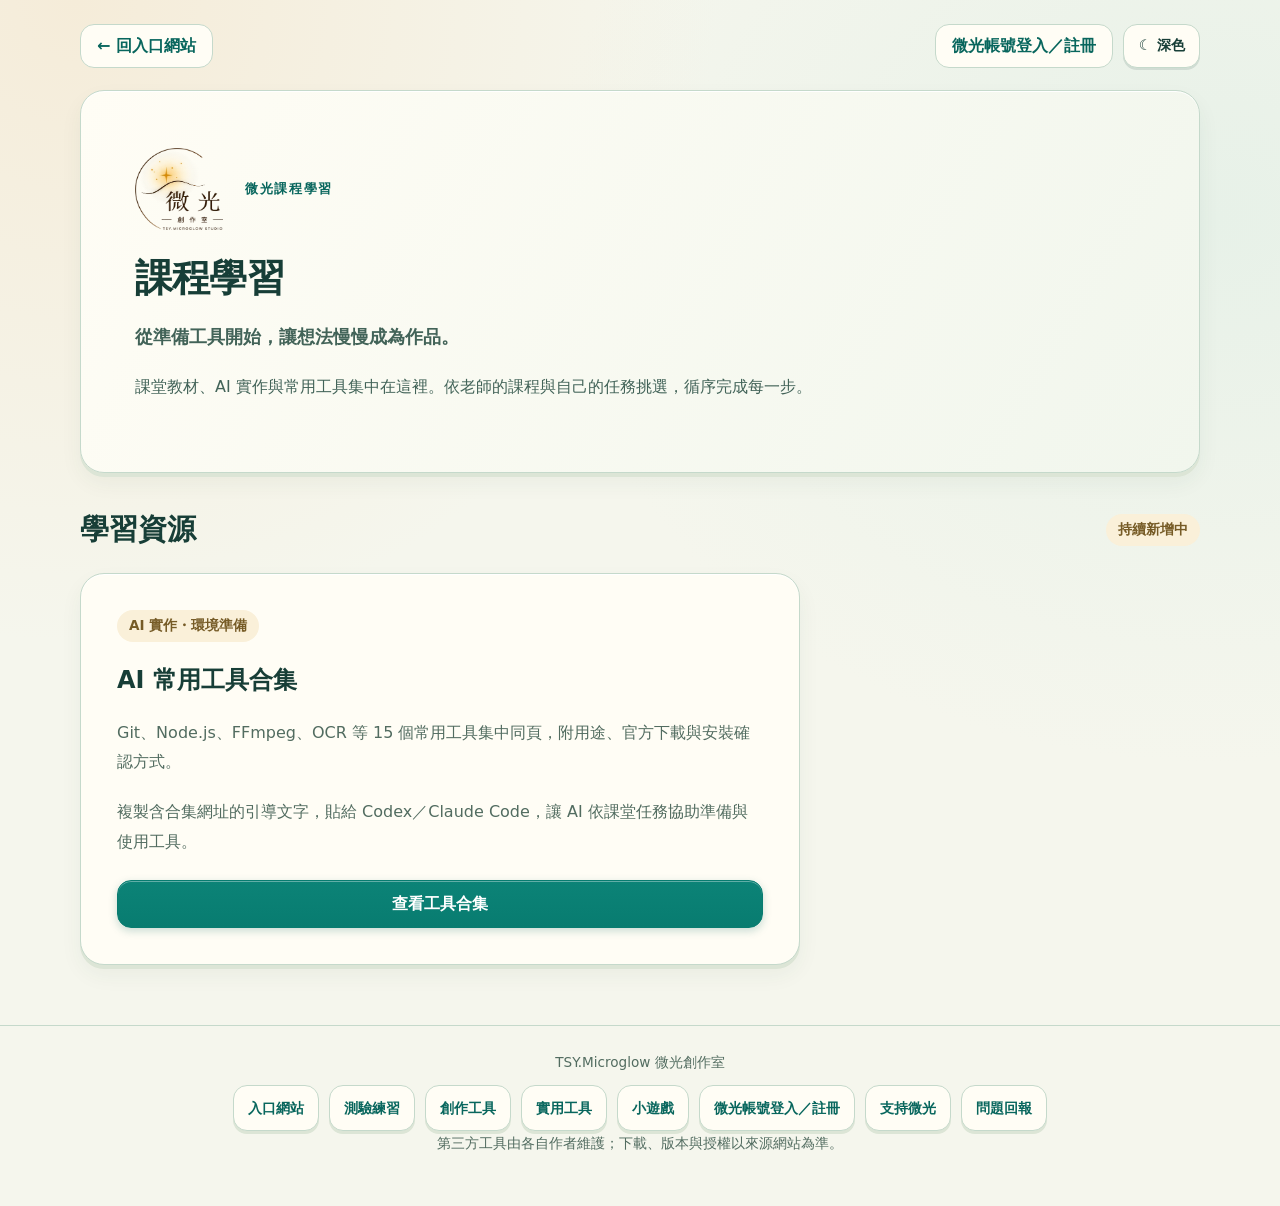
<file: index.html>
<!doctype html>
<html lang="zh-Hant-TW">
<head>
  <meta charset="utf-8">

  <meta name="viewport" content="width=device-width, initial-scale=1, viewport-fit=cover">
  <meta http-equiv="Content-Security-Policy" content="default-src 'self'; script-src 'self'; style-src 'self'; img-src 'self' data:; connect-src 'self' https://xduwufkfmzovlwcyodcp.supabase.co; object-src 'none'; base-uri 'self'; form-action 'self'">
    <script src="./scripts/theme-mode.js?v=20261114c"></script>
  <meta name="theme-color" content="#f5f6ed" data-light-theme-color="#f5f6ed" data-dark-theme-color="#102527">
  <meta name="description" content="微光課程學習：集中課堂教材、AI 實作與常用工具下載入口，從準備環境開始，陪你一步一步完成實作。">
  <meta property="og:title" content="課程學習｜TSY.Microglow 微光創作室">
  <meta property="og:description" content="課堂教材、AI 實作與常用工具，一起從這裡開始。">
  <meta property="og:type" content="website">
  <meta property="og:url" content="https://tsy3991.github.io/TSY.Microglow-Learning/">
  <meta property="og:image" content="https://tsy3991.github.io/TSY.Microglow-Learning/assets/og-image.png?v=20261012a">
  <link rel="canonical" href="https://tsy3991.github.io/TSY.Microglow-Learning/">
  <link rel="icon" href="./assets/favicon.png?v=20261012a" type="image/png">
  <link rel="apple-touch-icon" href="./assets/apple-touch-icon.png?v=20261012a">
  <link rel="manifest" href="./manifest.webmanifest">
  <link rel="stylesheet" href="./shared/base.css?v=20261126a">
  <link rel="stylesheet" href="./learning.css?v=20261016a">
  <title>課程學習｜TSY.Microglow 微光創作室</title>
    <link rel="stylesheet" href="./theme-mode.css?v=20261114c">
  </head>
<body>
  <a class="skip-link" href="#main-content">跳到主要內容</a>
  <main class="kit-shell" id="main-content" tabindex="-1">
    <nav class="kit-topbar" aria-label="主要導覽"><a href="https://tsy3991.github.io/TSY.Microglow-Website/">← 回入口網站</a><a href="https://tsy3991.github.io/TSY.Microglow-Website/auth/login.html">微光帳號登入／註冊</a></nav>
    <header class="kit-hero">
      <div class="learning-brand"><img class="brand-logo-light" src="./assets/logo-mark.webp?v=20261012a" alt="TSY 微光創作室" width="88" height="88"><img class="brand-logo-dark" src="./assets/logo-mark-dark.png?v=20261106h" alt="TSY 微光創作室" width="88" height="88"><p class="kit-eyebrow">微光課程學習</p></div>
      <h1>課程學習</h1>
      <p class="kit-intro">從準備工具開始，讓想法慢慢成為作品。</p>
      <p>課堂教材、AI 實作與常用工具集中在這裡。依老師的課程與自己的任務挑選，循序完成每一步。</p>
    </header>
    <section class="learning-section" aria-labelledby="courses-title">
      <div class="kit-section-heading"><h2 id="courses-title">學習資源</h2><span class="kit-tag">持續新增中</span></div>
      <article class="kit-card learning-card"><span class="kit-tag">AI 實作・環境準備</span><h3>AI 常用工具合集</h3><p>Git、Node.js、FFmpeg、OCR 等 15 個常用工具集中同頁，附用途、官方下載與安裝確認方式。</p><p>複製含合集網址的引導文字，貼給 Codex／Claude Code，讓 AI 依課堂任務協助準備與使用工具。</p><a class="kit-button" href="./courses/ai-toolkit/">查看工具合集</a></article>
    </section>
  </main>
  <footer class="kit-footer"><p>TSY.Microglow 微光創作室</p><nav aria-label="站台連結"><a href="https://tsy3991.github.io/TSY.Microglow-Website/">入口網站</a><a href="https://tsy3991.github.io/amateur-radio-quiz/">測驗練習</a><a href="https://tsy3991.github.io/TSY.Microglow-Creative/">創作工具</a><a href="https://tsy3991.github.io/TSY.Microglow-Tools/">實用工具</a><a href="https://tsy3991.github.io/TSY.Microglow-Games/">小遊戲</a><a href="https://tsy3991.github.io/TSY.Microglow-Website/auth/login.html">微光帳號登入／註冊</a><a href="https://tsy3991.github.io/TSY.Microglow-Website/#support">支持微光</a><a href="https://tsy3991.github.io/TSY.Microglow-Website/#feedback">問題回報</a></nav><p>第三方工具由各自作者維護；下載、版本與授權以來源網站為準。</p></footer>
<script src="scripts/portal-visit-beacon.js?v=20261102a" defer></script>
</body>
</html>
</file>
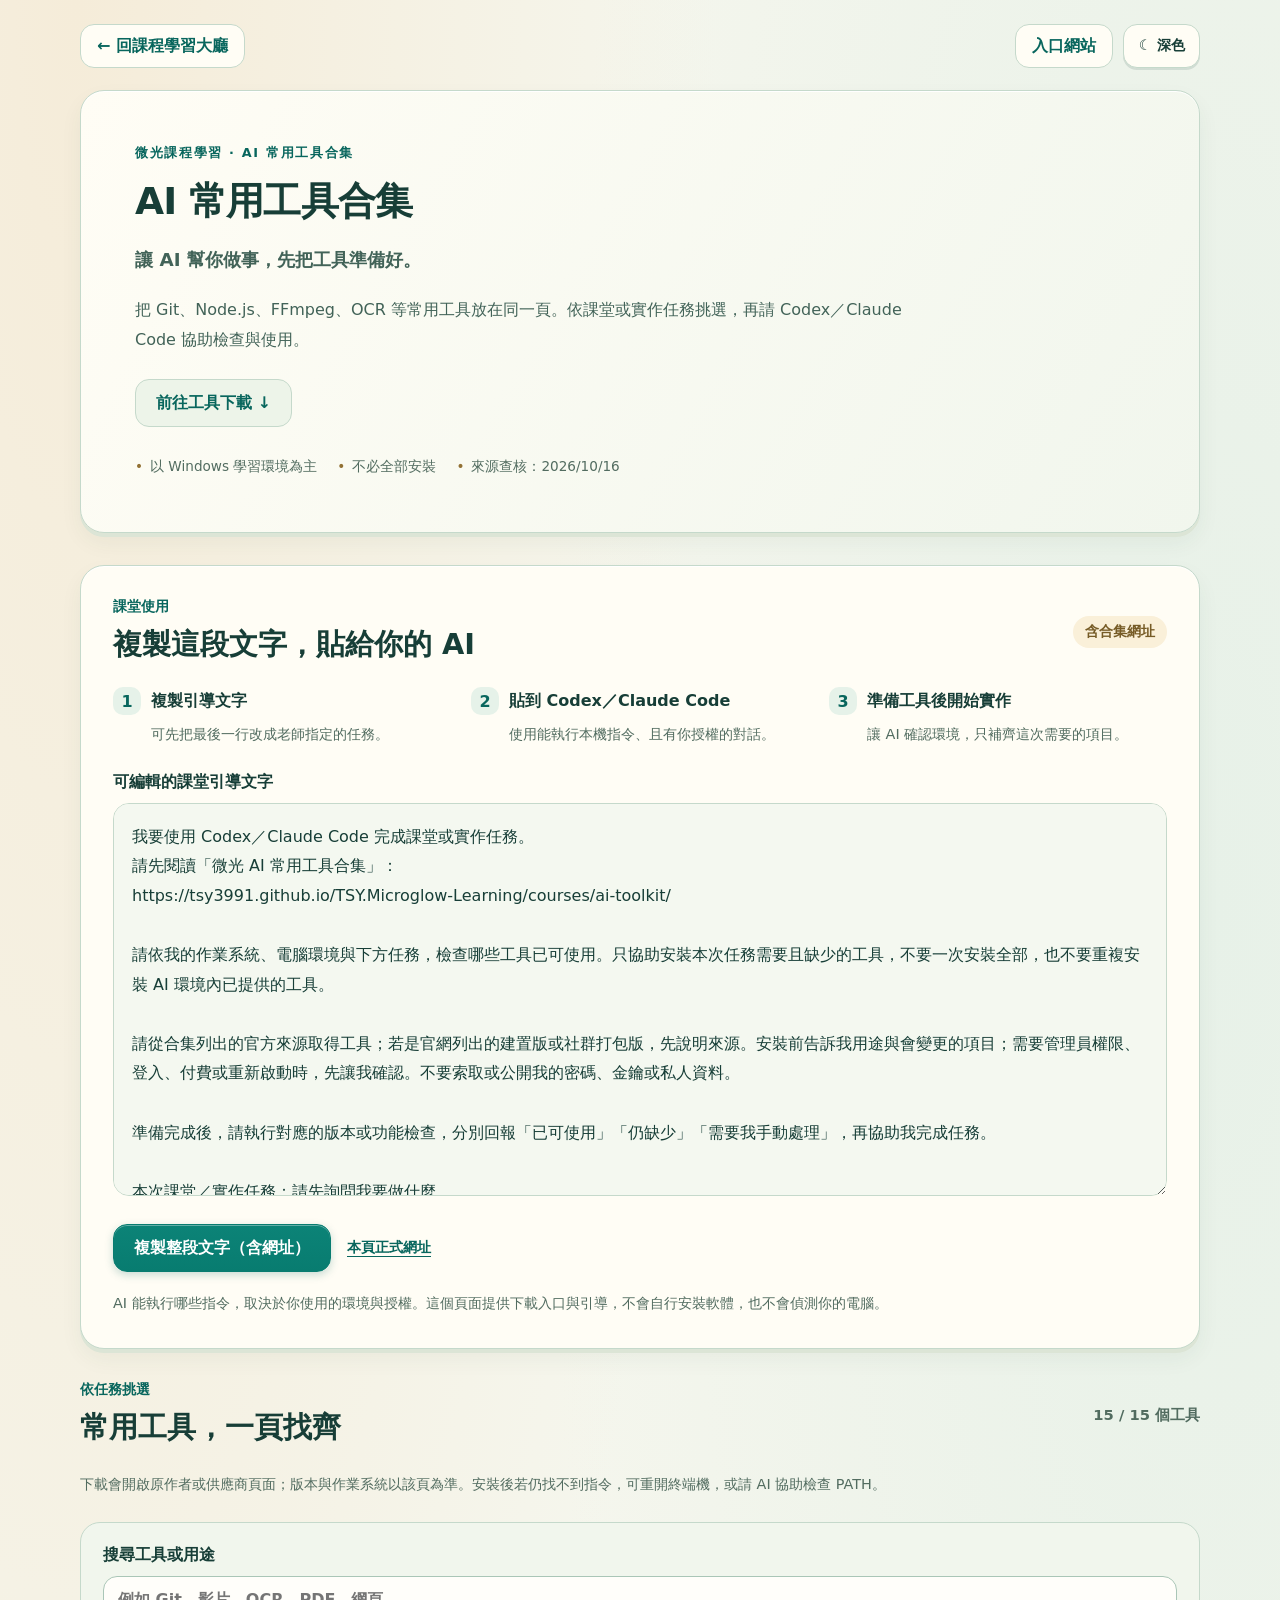
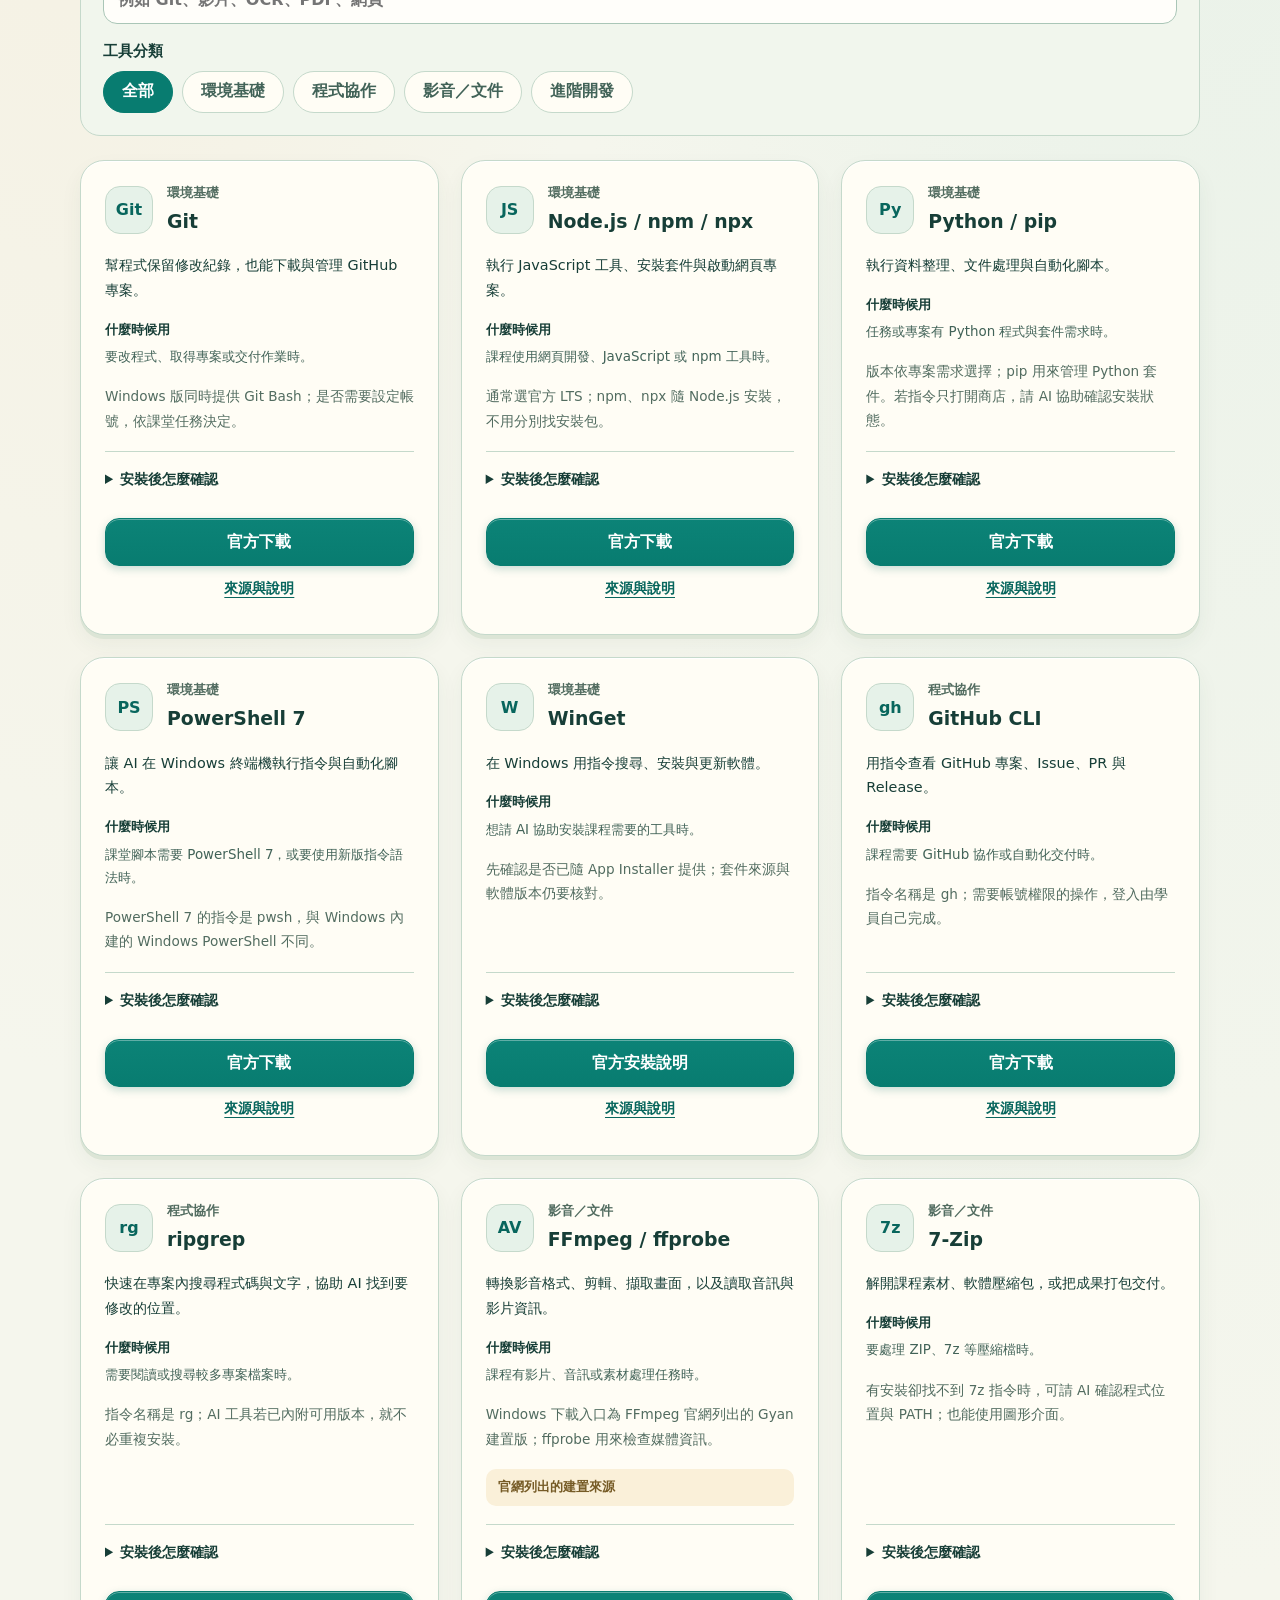
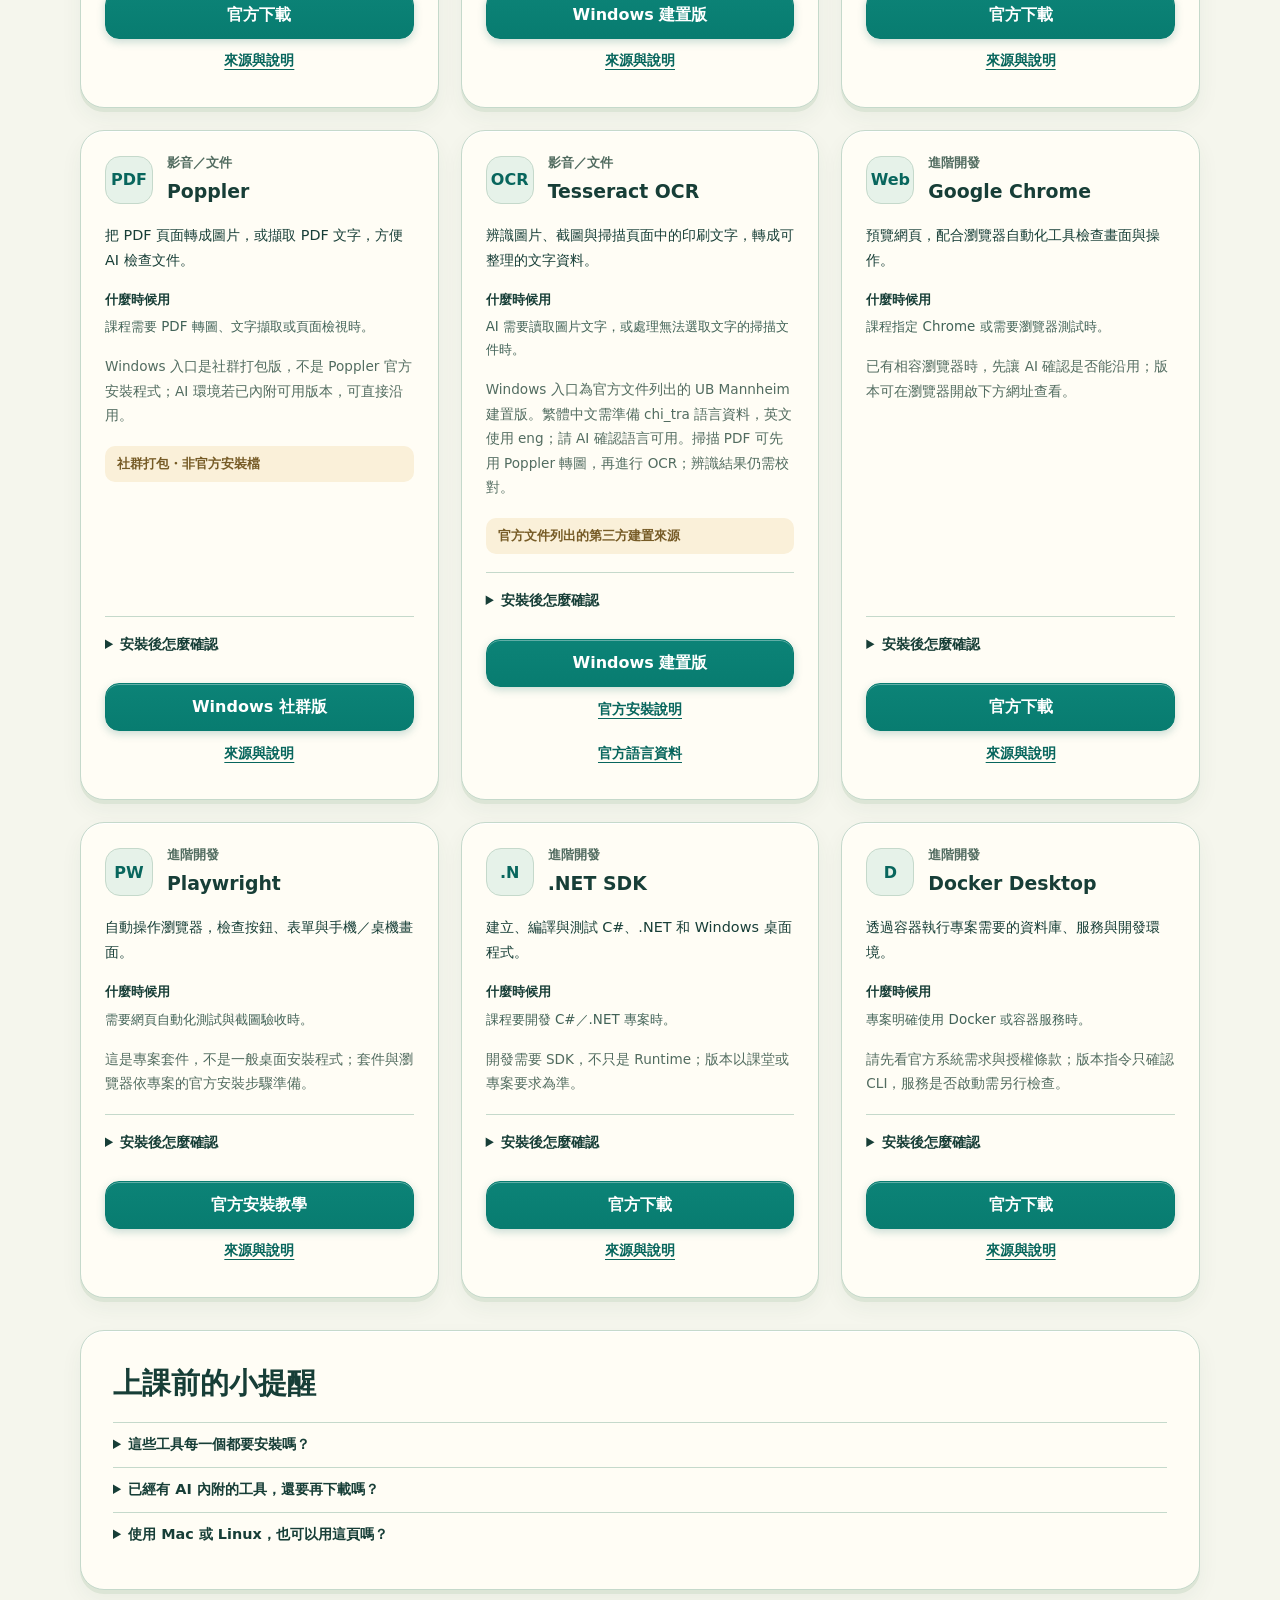
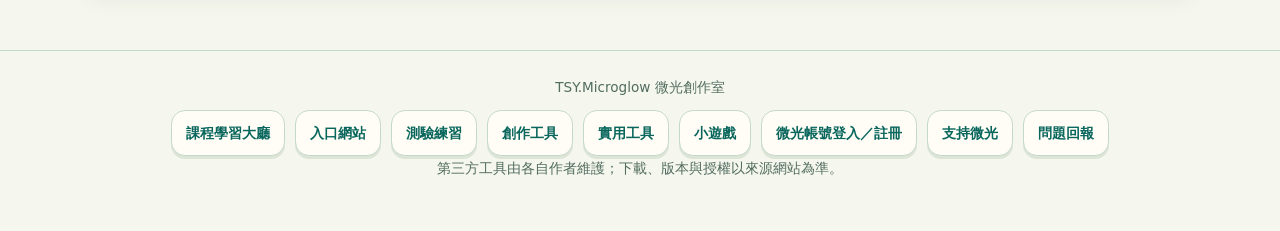
<file: courses/ai-toolkit/index.html>
<!doctype html>
<html lang="zh-Hant-TW">
<head>
  <meta charset="utf-8">

  <meta name="viewport" content="width=device-width, initial-scale=1, viewport-fit=cover">
  <meta http-equiv="Content-Security-Policy" content="default-src 'self'; script-src 'self'; style-src 'self'; img-src 'self' data:; connect-src 'self' https://xduwufkfmzovlwcyodcp.supabase.co; object-src 'none'; base-uri 'self'; form-action 'self'">
    <script src="../../scripts/theme-mode.js?v=20261114c"></script>
  <meta name="theme-color" content="#f5f6ed" data-light-theme-color="#f5f6ed" data-dark-theme-color="#102527">
  <meta name="description" content="AI 課程與實作常用工具下載入口：Git、Node.js、Python、FFmpeg 等工具集中同頁，附用途、安裝確認方式與可貼給 Codex／Claude Code 的課堂引導文字。">
  <meta property="og:title" content="AI 常用工具合集｜微光課程學習">
  <meta property="og:description" content="先確認任務，再準備工具。官方下載、用途說明與課堂引導文字，集中在同一頁。">
  <meta property="og:type" content="website">
  <meta property="og:url" content="https://tsy3991.github.io/TSY.Microglow-Learning/courses/ai-toolkit/">
  <meta property="og:image" content="https://tsy3991.github.io/TSY.Microglow-Learning/assets/og-image.png?v=20261012a">
  <link rel="canonical" href="https://tsy3991.github.io/TSY.Microglow-Learning/courses/ai-toolkit/">
  <link rel="icon" href="../../assets/favicon.png?v=20261012a" type="image/png">
  <link rel="apple-touch-icon" href="../../assets/apple-touch-icon.png?v=20261012a">
  <link rel="manifest" href="../../manifest.webmanifest">
  <title>AI 常用工具合集｜微光課程學習</title>
  <script type="application/ld+json">
  {
    "@context": "https://schema.org",
    "@type": "LearningResource",
    "name": "AI 常用工具合集",
    "inLanguage": "zh-Hant",
    "url": "https://tsy3991.github.io/TSY.Microglow-Learning/courses/ai-toolkit/",
    "description": "AI 課程與實作常用工具下載入口：Git、Node.js、Python、FFmpeg 等 15 個工具集中同頁，附用途、安裝確認方式與可貼給 Codex／Claude Code 的課堂引導文字。",
    "isAccessibleForFree": true,
    "provider": { "@type": "Organization", "name": "TSY 微光創作室", "url": "https://tsy3991.github.io/TSY.Microglow-Website/" }
  }
  </script>
  <link rel="stylesheet" href="../../shared/base.css?v=20261126a">
  <script src="./toolkit.js?v=20261016a" defer></script>
    <link rel="stylesheet" href="../../theme-mode.css?v=20261114c">
  </head>
<body>
  <a class="skip-link" href="#main-content">跳到主要內容</a>
  <main class="kit-shell" id="main-content" tabindex="-1">
    <nav class="kit-topbar" aria-label="返回連結"><a href="../../">← 回課程學習大廳</a><a href="https://tsy3991.github.io/TSY.Microglow-Website/">入口網站</a></nav>
    <header class="kit-hero">
      <p class="kit-eyebrow">微光課程學習 · AI 常用工具合集</p><h1>AI 常用工具合集</h1>
      <p class="kit-intro">讓 AI 幫你做事，先把工具準備好。</p>
      <p>把 Git、Node.js、FFmpeg、OCR 等常用工具放在同一頁。依課堂或實作任務挑選，再請 Codex／Claude Code 協助檢查與使用。</p>
      <div class="kit-hero-actions"><a class="kit-secondary" href="#tool-list">前往工具下載 ↓</a></div>
      <div class="kit-meta"><span>以 Windows 學習環境為主</span><span>不必全部安裝</span><span>來源查核：2026/10/16</span></div>
    </header>
    <section class="kit-panel kit-classroom" aria-labelledby="classroom-title">
      <div class="kit-section-heading"><div><p class="kit-kicker">課堂使用</p><h2 id="classroom-title">複製這段文字，貼給你的 AI</h2></div><span class="kit-tag">含合集網址</span></div>
      <ol class="kit-steps"><li><strong>複製引導文字</strong><span>可先把最後一行改成老師指定的任務。</span></li><li><strong>貼到 Codex／Claude Code</strong><span>使用能執行本機指令、且有你授權的對話。</span></li><li><strong>準備工具後開始實作</strong><span>讓 AI 確認環境，只補齊這次需要的項目。</span></li></ol>
      <label class="kit-prompt-label" for="classroom-prompt">可編輯的課堂引導文字</label>
      <textarea id="classroom-prompt" rows="12" spellcheck="false">我要使用 Codex／Claude Code 完成課堂或實作任務。
請先閱讀「微光 AI 常用工具合集」：
https://tsy3991.github.io/TSY.Microglow-Learning/courses/ai-toolkit/

請依我的作業系統、電腦環境與下方任務，檢查哪些工具已可使用。只協助安裝本次任務需要且缺少的工具，不要一次安裝全部，也不要重複安裝 AI 環境內已提供的工具。

請從合集列出的官方來源取得工具；若是官網列出的建置版或社群打包版，先說明來源。安裝前告訴我用途與會變更的項目；需要管理員權限、登入、付費或重新啟動時，先讓我確認。不要索取或公開我的密碼、金鑰或私人資料。

準備完成後，請執行對應的版本或功能檢查，分別回報「已可使用」「仍缺少」「需要我手動處理」，再協助我完成任務。

本次課堂／實作任務：請先詢問我要做什麼。</textarea>
      <div class="kit-prompt-actions"><button type="button" class="kit-button" data-copy="classroom-prompt">複製整段文字（含網址）</button><a class="kit-source-link" href="https://tsy3991.github.io/TSY.Microglow-Learning/courses/ai-toolkit/">本頁正式網址</a></div>
      <p class="kit-help">AI 能執行哪些指令，取決於你使用的環境與授權。這個頁面提供下載入口與引導，不會自行安裝軟體，也不會偵測你的電腦。</p>
    </section>
    <section class="kit-catalog" id="tool-list" aria-labelledby="tools-title">
      <div class="kit-section-heading"><div><p class="kit-kicker">依任務挑選</p><h2 id="tools-title">常用工具，一頁找齊</h2></div><p class="kit-count" id="tool-count" role="status" aria-live="polite">15 個工具</p></div>
      <p class="kit-help">下載會開啟原作者或供應商頁面；版本與作業系統以該頁為準。安裝後若仍找不到指令，可重開終端機，或請 AI 協助檢查 PATH。</p>
      <div class="kit-controls" hidden data-controls><label class="kit-search" for="tool-search"><span>搜尋工具或用途</span><input id="tool-search" type="search" placeholder="例如 Git、影片、OCR、PDF、網頁" autocomplete="off"></label><fieldset class="kit-filters"><legend>工具分類</legend><div><button type="button" data-filter="all" aria-pressed="true">全部</button><button type="button" data-filter="basic" aria-pressed="false">環境基礎</button><button type="button" data-filter="code" aria-pressed="false">程式協作</button><button type="button" data-filter="media" aria-pressed="false">影音／文件</button><button type="button" data-filter="advanced" aria-pressed="false">進階開發</button></div></fieldset></div>
      <div class="kit-grid">
      <article class="kit-card" data-tool data-category="basic" data-search="git 幫程式保留修改紀錄，也能下載與管理 github 專案。 要改程式、取得專案或交付作業時。 git --version" aria-labelledby="git-title">
        <div class="kit-card-heading"><span class="kit-mark" aria-hidden="true">Git</span><div><p class="kit-category">環境基礎</p><h3 id="git-title">Git</h3></div></div>
        <p class="kit-use">幫程式保留修改紀錄，也能下載與管理 GitHub 專案。</p><p class="kit-when"><strong>什麼時候用</strong>要改程式、取得專案或交付作業時。</p>
        <p class="kit-note">Windows 版同時提供 Git Bash；是否需要設定帳號，依課堂任務決定。</p>
        <details class="kit-check"><summary>安裝後怎麼確認</summary><pre><code id="check-git">git --version</code></pre><button type="button" class="kit-small-button" data-copy="check-git">複製檢查方式<span class="sr-only">：Git</span></button></details>
        <div class="kit-card-actions"><a class="kit-button" href="https://git-scm.com/install/windows" target="_blank" rel="noopener noreferrer">官方下載<span class="sr-only">：Git（另開分頁）</span></a><a class="kit-source-link" href="https://gitforwindows.org/" target="_blank" rel="noopener noreferrer">來源與說明<span class="sr-only">：Git（另開分頁）</span></a></div>
      </article>
      <article class="kit-card" data-tool data-category="basic" data-search="node.js / npm / npx 執行 javascript 工具、安裝套件與啟動網頁專案。 課程使用網頁開發、javascript 或 npm 工具時。 node --version
npm --version
npx --version" aria-labelledby="node-title">
        <div class="kit-card-heading"><span class="kit-mark" aria-hidden="true">JS</span><div><p class="kit-category">環境基礎</p><h3 id="node-title">Node.js / npm / npx</h3></div></div>
        <p class="kit-use">執行 JavaScript 工具、安裝套件與啟動網頁專案。</p><p class="kit-when"><strong>什麼時候用</strong>課程使用網頁開發、JavaScript 或 npm 工具時。</p>
        <p class="kit-note">通常選官方 LTS；npm、npx 隨 Node.js 安裝，不用分別找安裝包。</p>
        <details class="kit-check"><summary>安裝後怎麼確認</summary><pre><code id="check-node">node --version
npm --version
npx --version</code></pre><button type="button" class="kit-small-button" data-copy="check-node">複製檢查方式<span class="sr-only">：Node.js / npm / npx</span></button></details>
        <div class="kit-card-actions"><a class="kit-button" href="https://nodejs.org/en/download" target="_blank" rel="noopener noreferrer">官方下載<span class="sr-only">：Node.js / npm / npx（另開分頁）</span></a><a class="kit-source-link" href="https://docs.npmjs.com/downloading-and-installing-node-js-and-npm/" target="_blank" rel="noopener noreferrer">來源與說明<span class="sr-only">：Node.js / npm / npx（另開分頁）</span></a></div>
      </article>
      <article class="kit-card" data-tool data-category="basic" data-search="python / pip 執行資料整理、文件處理與自動化腳本。 任務或專案有 python 程式與套件需求時。 python --version
python -m pip --version" aria-labelledby="python-title">
        <div class="kit-card-heading"><span class="kit-mark" aria-hidden="true">Py</span><div><p class="kit-category">環境基礎</p><h3 id="python-title">Python / pip</h3></div></div>
        <p class="kit-use">執行資料整理、文件處理與自動化腳本。</p><p class="kit-when"><strong>什麼時候用</strong>任務或專案有 Python 程式與套件需求時。</p>
        <p class="kit-note">版本依專案需求選擇；pip 用來管理 Python 套件。若指令只打開商店，請 AI 協助確認安裝狀態。</p>
        <details class="kit-check"><summary>安裝後怎麼確認</summary><pre><code id="check-python">python --version
python -m pip --version</code></pre><button type="button" class="kit-small-button" data-copy="check-python">複製檢查方式<span class="sr-only">：Python / pip</span></button></details>
        <div class="kit-card-actions"><a class="kit-button" href="https://www.python.org/downloads/windows/" target="_blank" rel="noopener noreferrer">官方下載<span class="sr-only">：Python / pip（另開分頁）</span></a><a class="kit-source-link" href="https://docs.python.org/3/using/windows.html" target="_blank" rel="noopener noreferrer">來源與說明<span class="sr-only">：Python / pip（另開分頁）</span></a></div>
      </article>
      <article class="kit-card" data-tool data-category="basic" data-search="powershell 7 讓 ai 在 windows 終端機執行指令與自動化腳本。 課堂腳本需要 powershell 7，或要使用新版指令語法時。 pwsh --version" aria-labelledby="powershell-title">
        <div class="kit-card-heading"><span class="kit-mark" aria-hidden="true">PS</span><div><p class="kit-category">環境基礎</p><h3 id="powershell-title">PowerShell 7</h3></div></div>
        <p class="kit-use">讓 AI 在 Windows 終端機執行指令與自動化腳本。</p><p class="kit-when"><strong>什麼時候用</strong>課堂腳本需要 PowerShell 7，或要使用新版指令語法時。</p>
        <p class="kit-note">PowerShell 7 的指令是 pwsh，與 Windows 內建的 Windows PowerShell 不同。</p>
        <details class="kit-check"><summary>安裝後怎麼確認</summary><pre><code id="check-powershell">pwsh --version</code></pre><button type="button" class="kit-small-button" data-copy="check-powershell">複製檢查方式<span class="sr-only">：PowerShell 7</span></button></details>
        <div class="kit-card-actions"><a class="kit-button" href="https://github.com/PowerShell/PowerShell/releases" target="_blank" rel="noopener noreferrer">官方下載<span class="sr-only">：PowerShell 7（另開分頁）</span></a><a class="kit-source-link" href="https://learn.microsoft.com/en-us/powershell/scripting/install/installing-powershell-on-windows" target="_blank" rel="noopener noreferrer">來源與說明<span class="sr-only">：PowerShell 7（另開分頁）</span></a></div>
      </article>
      <article class="kit-card" data-tool data-category="basic" data-search="winget 在 windows 用指令搜尋、安裝與更新軟體。 想請 ai 協助安裝課程需要的工具時。 winget --version" aria-labelledby="winget-title">
        <div class="kit-card-heading"><span class="kit-mark" aria-hidden="true">W</span><div><p class="kit-category">環境基礎</p><h3 id="winget-title">WinGet</h3></div></div>
        <p class="kit-use">在 Windows 用指令搜尋、安裝與更新軟體。</p><p class="kit-when"><strong>什麼時候用</strong>想請 AI 協助安裝課程需要的工具時。</p>
        <p class="kit-note">先確認是否已隨 App Installer 提供；套件來源與軟體版本仍要核對。</p>
        <details class="kit-check"><summary>安裝後怎麼確認</summary><pre><code id="check-winget">winget --version</code></pre><button type="button" class="kit-small-button" data-copy="check-winget">複製檢查方式<span class="sr-only">：WinGet</span></button></details>
        <div class="kit-card-actions"><a class="kit-button" href="https://learn.microsoft.com/en-us/windows/package-manager/winget/" target="_blank" rel="noopener noreferrer">官方安裝說明<span class="sr-only">：WinGet（另開分頁）</span></a><a class="kit-source-link" href="https://github.com/microsoft/winget-cli" target="_blank" rel="noopener noreferrer">來源與說明<span class="sr-only">：WinGet（另開分頁）</span></a></div>
      </article>
      <article class="kit-card" data-tool data-category="code" data-search="github cli 用指令查看 github 專案、issue、pr 與 release。 課程需要 github 協作或自動化交付時。 gh --version" aria-labelledby="github-cli-title">
        <div class="kit-card-heading"><span class="kit-mark" aria-hidden="true">gh</span><div><p class="kit-category">程式協作</p><h3 id="github-cli-title">GitHub CLI</h3></div></div>
        <p class="kit-use">用指令查看 GitHub 專案、Issue、PR 與 Release。</p><p class="kit-when"><strong>什麼時候用</strong>課程需要 GitHub 協作或自動化交付時。</p>
        <p class="kit-note">指令名稱是 gh；需要帳號權限的操作，登入由學員自己完成。</p>
        <details class="kit-check"><summary>安裝後怎麼確認</summary><pre><code id="check-github-cli">gh --version</code></pre><button type="button" class="kit-small-button" data-copy="check-github-cli">複製檢查方式<span class="sr-only">：GitHub CLI</span></button></details>
        <div class="kit-card-actions"><a class="kit-button" href="https://cli.github.com/" target="_blank" rel="noopener noreferrer">官方下載<span class="sr-only">：GitHub CLI（另開分頁）</span></a><a class="kit-source-link" href="https://github.com/cli/cli#installation" target="_blank" rel="noopener noreferrer">來源與說明<span class="sr-only">：GitHub CLI（另開分頁）</span></a></div>
      </article>
      <article class="kit-card" data-tool data-category="code" data-search="ripgrep 快速在專案內搜尋程式碼與文字，協助 ai 找到要修改的位置。 需要閱讀或搜尋較多專案檔案時。 rg --version" aria-labelledby="ripgrep-title">
        <div class="kit-card-heading"><span class="kit-mark" aria-hidden="true">rg</span><div><p class="kit-category">程式協作</p><h3 id="ripgrep-title">ripgrep</h3></div></div>
        <p class="kit-use">快速在專案內搜尋程式碼與文字，協助 AI 找到要修改的位置。</p><p class="kit-when"><strong>什麼時候用</strong>需要閱讀或搜尋較多專案檔案時。</p>
        <p class="kit-note">指令名稱是 rg；AI 工具若已內附可用版本，就不必重複安裝。</p>
        <details class="kit-check"><summary>安裝後怎麼確認</summary><pre><code id="check-ripgrep">rg --version</code></pre><button type="button" class="kit-small-button" data-copy="check-ripgrep">複製檢查方式<span class="sr-only">：ripgrep</span></button></details>
        <div class="kit-card-actions"><a class="kit-button" href="https://github.com/BurntSushi/ripgrep/releases/latest" target="_blank" rel="noopener noreferrer">官方下載<span class="sr-only">：ripgrep（另開分頁）</span></a><a class="kit-source-link" href="https://github.com/BurntSushi/ripgrep#installation" target="_blank" rel="noopener noreferrer">來源與說明<span class="sr-only">：ripgrep（另開分頁）</span></a></div>
      </article>
      <article class="kit-card" data-tool data-category="media" data-search="ffmpeg / ffprobe 轉換影音格式、剪輯、擷取畫面，以及讀取音訊與影片資訊。 課程有影片、音訊或素材處理任務時。 ffmpeg -version
ffprobe -version" aria-labelledby="ffmpeg-title">
        <div class="kit-card-heading"><span class="kit-mark" aria-hidden="true">AV</span><div><p class="kit-category">影音／文件</p><h3 id="ffmpeg-title">FFmpeg / ffprobe</h3></div></div>
        <p class="kit-use">轉換影音格式、剪輯、擷取畫面，以及讀取音訊與影片資訊。</p><p class="kit-when"><strong>什麼時候用</strong>課程有影片、音訊或素材處理任務時。</p>
        <p class="kit-note">Windows 下載入口為 FFmpeg 官網列出的 Gyan 建置版；ffprobe 用來檢查媒體資訊。</p><p class="kit-source">官網列出的建置來源</p>
        <details class="kit-check"><summary>安裝後怎麼確認</summary><pre><code id="check-ffmpeg">ffmpeg -version
ffprobe -version</code></pre><button type="button" class="kit-small-button" data-copy="check-ffmpeg">複製檢查方式<span class="sr-only">：FFmpeg / ffprobe</span></button></details>
        <div class="kit-card-actions"><a class="kit-button" href="https://www.gyan.dev/ffmpeg/builds/" target="_blank" rel="noopener noreferrer">Windows 建置版<span class="sr-only">：FFmpeg / ffprobe（另開分頁）</span></a><a class="kit-source-link" href="https://ffmpeg.org/download.html" target="_blank" rel="noopener noreferrer">來源與說明<span class="sr-only">：FFmpeg / ffprobe（另開分頁）</span></a></div>
      </article>
      <article class="kit-card" data-tool data-category="media" data-search="7-zip 解開課程素材、軟體壓縮包，或把成果打包交付。 要處理 zip、7z 等壓縮檔時。 7z i" aria-labelledby="sevenzip-title">
        <div class="kit-card-heading"><span class="kit-mark" aria-hidden="true">7z</span><div><p class="kit-category">影音／文件</p><h3 id="sevenzip-title">7-Zip</h3></div></div>
        <p class="kit-use">解開課程素材、軟體壓縮包，或把成果打包交付。</p><p class="kit-when"><strong>什麼時候用</strong>要處理 ZIP、7z 等壓縮檔時。</p>
        <p class="kit-note">有安裝卻找不到 7z 指令時，可請 AI 確認程式位置與 PATH；也能使用圖形介面。</p>
        <details class="kit-check"><summary>安裝後怎麼確認</summary><pre><code id="check-sevenzip">7z i</code></pre><button type="button" class="kit-small-button" data-copy="check-sevenzip">複製檢查方式<span class="sr-only">：7-Zip</span></button></details>
        <div class="kit-card-actions"><a class="kit-button" href="https://www.7-zip.org/download.html" target="_blank" rel="noopener noreferrer">官方下載<span class="sr-only">：7-Zip（另開分頁）</span></a><a class="kit-source-link" href="https://github.com/ip7z/7zip" target="_blank" rel="noopener noreferrer">來源與說明<span class="sr-only">：7-Zip（另開分頁）</span></a></div>
      </article>
      <article class="kit-card" data-tool data-category="media" data-search="poppler 把 pdf 頁面轉成圖片，或擷取 pdf 文字，方便 ai 檢查文件。 課程需要 pdf 轉圖、文字擷取或頁面檢視時。 pdftoppm -v
pdftotext -v" aria-labelledby="poppler-title">
        <div class="kit-card-heading"><span class="kit-mark" aria-hidden="true">PDF</span><div><p class="kit-category">影音／文件</p><h3 id="poppler-title">Poppler</h3></div></div>
        <p class="kit-use">把 PDF 頁面轉成圖片，或擷取 PDF 文字，方便 AI 檢查文件。</p><p class="kit-when"><strong>什麼時候用</strong>課程需要 PDF 轉圖、文字擷取或頁面檢視時。</p>
        <p class="kit-note">Windows 入口是社群打包版，不是 Poppler 官方安裝程式；AI 環境若已內附可用版本，可直接沿用。</p><p class="kit-source">社群打包・非官方安裝檔</p>
        <details class="kit-check"><summary>安裝後怎麼確認</summary><pre><code id="check-poppler">pdftoppm -v
pdftotext -v</code></pre><button type="button" class="kit-small-button" data-copy="check-poppler">複製檢查方式<span class="sr-only">：Poppler</span></button></details>
        <div class="kit-card-actions"><a class="kit-button" href="https://github.com/oschwartz10612/poppler-windows/releases" target="_blank" rel="noopener noreferrer">Windows 社群版<span class="sr-only">：Poppler（另開分頁）</span></a><a class="kit-source-link" href="https://poppler.freedesktop.org/" target="_blank" rel="noopener noreferrer">來源與說明<span class="sr-only">：Poppler（另開分頁）</span></a></div>
      </article>
      <article class="kit-card" data-tool data-category="media" data-search="tesseract ocr 光學文字辨識 圖片轉文字 掃描文件 截圖 繁體中文 chi_tra 英文 eng tesseract --version --list-langs" aria-labelledby="tesseract-title">
        <div class="kit-card-heading"><span class="kit-mark" aria-hidden="true">OCR</span><div><p class="kit-category">影音／文件</p><h3 id="tesseract-title">Tesseract OCR</h3></div></div>
        <p class="kit-use">辨識圖片、截圖與掃描頁面中的印刷文字，轉成可整理的文字資料。</p><p class="kit-when"><strong>什麼時候用</strong>AI 需要讀取圖片文字，或處理無法選取文字的掃描文件時。</p>
        <p class="kit-note">Windows 入口為官方文件列出的 UB Mannheim 建置版。繁體中文需準備 chi_tra 語言資料，英文使用 eng；請 AI 確認語言可用。掃描 PDF 可先用 Poppler 轉圖，再進行 OCR；辨識結果仍需校對。</p><p class="kit-source">官方文件列出的第三方建置來源</p>
        <details class="kit-check"><summary>安裝後怎麼確認</summary><pre><code id="check-tesseract">tesseract --version
tesseract --list-langs</code></pre><p class="kit-help">版本能顯示後，再確認語言清單包含任務需要的 chi_tra／eng；只有版本正常，不代表已可辨識繁體中文。</p><button type="button" class="kit-small-button" data-copy="check-tesseract">複製檢查方式<span class="sr-only">：Tesseract OCR</span></button></details>
        <div class="kit-card-actions"><a class="kit-button" href="https://github.com/UB-Mannheim/tesseract/wiki" target="_blank" rel="noopener noreferrer">Windows 建置版<span class="sr-only">：Tesseract OCR（另開分頁）</span></a><a class="kit-source-link" href="https://tesseract-ocr.github.io/tessdoc/Installation.html" target="_blank" rel="noopener noreferrer">官方安裝說明<span class="sr-only">：Tesseract OCR（另開分頁）</span></a><a class="kit-source-link" href="https://tesseract-ocr.github.io/tessdoc/Data-Files.html" target="_blank" rel="noopener noreferrer">官方語言資料<span class="sr-only">：Tesseract OCR（另開分頁）</span></a></div>
      </article>
      <article class="kit-card" data-tool data-category="advanced" data-search="google chrome 預覽網頁，配合瀏覽器自動化工具檢查畫面與操作。 課程指定 chrome 或需要瀏覽器測試時。 chrome://version" aria-labelledby="chrome-title">
        <div class="kit-card-heading"><span class="kit-mark" aria-hidden="true">Web</span><div><p class="kit-category">進階開發</p><h3 id="chrome-title">Google Chrome</h3></div></div>
        <p class="kit-use">預覽網頁，配合瀏覽器自動化工具檢查畫面與操作。</p><p class="kit-when"><strong>什麼時候用</strong>課程指定 Chrome 或需要瀏覽器測試時。</p>
        <p class="kit-note">已有相容瀏覽器時，先讓 AI 確認是否能沿用；版本可在瀏覽器開啟下方網址查看。</p>
        <details class="kit-check"><summary>安裝後怎麼確認</summary><pre><code id="check-chrome">chrome://version</code></pre><button type="button" class="kit-small-button" data-copy="check-chrome">複製檢查方式<span class="sr-only">：Google Chrome</span></button></details>
        <div class="kit-card-actions"><a class="kit-button" href="https://www.google.com/chrome/" target="_blank" rel="noopener noreferrer">官方下載<span class="sr-only">：Google Chrome（另開分頁）</span></a><a class="kit-source-link" href="https://support.google.com/chrome/answer/95346" target="_blank" rel="noopener noreferrer">來源與說明<span class="sr-only">：Google Chrome（另開分頁）</span></a></div>
      </article>
      <article class="kit-card" data-tool data-category="advanced" data-search="playwright 自動操作瀏覽器，檢查按鈕、表單與手機／桌機畫面。 需要網頁自動化測試與截圖驗收時。 npm ls @playwright/test playwright" aria-labelledby="playwright-title">
        <div class="kit-card-heading"><span class="kit-mark" aria-hidden="true">PW</span><div><p class="kit-category">進階開發</p><h3 id="playwright-title">Playwright</h3></div></div>
        <p class="kit-use">自動操作瀏覽器，檢查按鈕、表單與手機／桌機畫面。</p><p class="kit-when"><strong>什麼時候用</strong>需要網頁自動化測試與截圖驗收時。</p>
        <p class="kit-note">這是專案套件，不是一般桌面安裝程式；套件與瀏覽器依專案的官方安裝步驟準備。</p>
        <details class="kit-check"><summary>安裝後怎麼確認</summary><pre><code id="check-playwright">npm ls @playwright/test playwright</code></pre><button type="button" class="kit-small-button" data-copy="check-playwright">複製檢查方式<span class="sr-only">：Playwright</span></button></details>
        <div class="kit-card-actions"><a class="kit-button" href="https://playwright.dev/docs/intro" target="_blank" rel="noopener noreferrer">官方安裝教學<span class="sr-only">：Playwright（另開分頁）</span></a><a class="kit-source-link" href="https://github.com/microsoft/playwright" target="_blank" rel="noopener noreferrer">來源與說明<span class="sr-only">：Playwright（另開分頁）</span></a></div>
      </article>
      <article class="kit-card" data-tool data-category="advanced" data-search=".net sdk 建立、編譯與測試 c#、.net 和 windows 桌面程式。 課程要開發 c#／.net 專案時。 dotnet --list-sdks" aria-labelledby="dotnet-title">
        <div class="kit-card-heading"><span class="kit-mark" aria-hidden="true">.N</span><div><p class="kit-category">進階開發</p><h3 id="dotnet-title">.NET SDK</h3></div></div>
        <p class="kit-use">建立、編譯與測試 C#、.NET 和 Windows 桌面程式。</p><p class="kit-when"><strong>什麼時候用</strong>課程要開發 C#／.NET 專案時。</p>
        <p class="kit-note">開發需要 SDK，不只是 Runtime；版本以課堂或專案要求為準。</p>
        <details class="kit-check"><summary>安裝後怎麼確認</summary><pre><code id="check-dotnet">dotnet --list-sdks</code></pre><button type="button" class="kit-small-button" data-copy="check-dotnet">複製檢查方式<span class="sr-only">：.NET SDK</span></button></details>
        <div class="kit-card-actions"><a class="kit-button" href="https://dotnet.microsoft.com/en-us/download" target="_blank" rel="noopener noreferrer">官方下載<span class="sr-only">：.NET SDK（另開分頁）</span></a><a class="kit-source-link" href="https://learn.microsoft.com/en-us/dotnet/core/install/windows" target="_blank" rel="noopener noreferrer">來源與說明<span class="sr-only">：.NET SDK（另開分頁）</span></a></div>
      </article>
      <article class="kit-card" data-tool data-category="advanced" data-search="docker desktop 透過容器執行專案需要的資料庫、服務與開發環境。 專案明確使用 docker 或容器服務時。 docker --version" aria-labelledby="docker-title">
        <div class="kit-card-heading"><span class="kit-mark" aria-hidden="true">D</span><div><p class="kit-category">進階開發</p><h3 id="docker-title">Docker Desktop</h3></div></div>
        <p class="kit-use">透過容器執行專案需要的資料庫、服務與開發環境。</p><p class="kit-when"><strong>什麼時候用</strong>專案明確使用 Docker 或容器服務時。</p>
        <p class="kit-note">請先看官方系統需求與授權條款；版本指令只確認 CLI，服務是否啟動需另行檢查。</p>
        <details class="kit-check"><summary>安裝後怎麼確認</summary><pre><code id="check-docker">docker --version</code></pre><button type="button" class="kit-small-button" data-copy="check-docker">複製檢查方式<span class="sr-only">：Docker Desktop</span></button></details>
        <div class="kit-card-actions"><a class="kit-button" href="https://www.docker.com/products/docker-desktop/" target="_blank" rel="noopener noreferrer">官方下載<span class="sr-only">：Docker Desktop（另開分頁）</span></a><a class="kit-source-link" href="https://docs.docker.com/desktop/setup/install/windows-install/" target="_blank" rel="noopener noreferrer">來源與說明<span class="sr-only">：Docker Desktop（另開分頁）</span></a></div>
      </article>
      </div>
      <div class="kit-empty kit-panel" hidden id="tool-empty"><h3>找不到符合的工具</h3><p>試試其他關鍵字，或切回全部工具。</p><button class="kit-secondary" type="button" id="clear-search">清除篩選</button></div>
    </section>
    <section class="kit-panel kit-faq" aria-labelledby="questions-title"><h2 id="questions-title">上課前的小提醒</h2><details><summary>這些工具每一個都要安裝嗎？</summary><p>不用。先看老師的任務，或把上方文字貼給 AI，請它判斷哪些已可使用、哪些真的需要。npm／npx、ffprobe 等隨對應工具提供的項目，不必再找獨立安裝包。</p></details><details><summary>已經有 AI 內附的工具，還要再下載嗎？</summary><p>不一定。先請 AI 執行實際檢查；現有版本能完成課程任務，就可以沿用。頁面列出的是工具選單，不是每台電腦的固定安裝清單。</p></details><details><summary>使用 Mac 或 Linux，也可以用這頁嗎？</summary><p>可以參考用途與官方文件，再讓 AI 依你的系統選擇相容版本。這頁部分下載入口專為 Windows，請不要直接安裝到其他系統。</p></details></section>
    <p id="copy-status" class="kit-copy-status" role="status" aria-live="polite"></p>
  </main>
  <footer class="kit-footer"><p>TSY.Microglow 微光創作室</p><nav aria-label="站台連結"><a href="../../">課程學習大廳</a><a href="https://tsy3991.github.io/TSY.Microglow-Website/">入口網站</a><a href="https://tsy3991.github.io/amateur-radio-quiz/">測驗練習</a><a href="https://tsy3991.github.io/TSY.Microglow-Creative/">創作工具</a><a href="https://tsy3991.github.io/TSY.Microglow-Tools/">實用工具</a><a href="https://tsy3991.github.io/TSY.Microglow-Games/">小遊戲</a><a href="https://tsy3991.github.io/TSY.Microglow-Website/auth/login.html">微光帳號登入／註冊</a><a href="https://tsy3991.github.io/TSY.Microglow-Website/#support">支持微光</a><a href="https://tsy3991.github.io/TSY.Microglow-Website/#feedback">問題回報</a></nav><p>第三方工具由各自作者維護；下載、版本與授權以來源網站為準。</p></footer>
<script src="../../scripts/portal-visit-beacon.js?v=20261102a" defer></script>
</body>
</html>
</file>
<file: shared/base.css>
:root {
  color-scheme: light;
  --kit-ink: #173e37;
  --kit-muted: #526c60;
  --kit-teal: #087c70;
  --kit-line: #c5d9cb;
  --kit-shadow: inset 0 1px 0 #fff, 0 4px 0 #dce5d6, 0 10px 22px rgba(38, 75, 54, .055);
  font-family: "Noto Sans TC", "Microsoft JhengHei", system-ui, sans-serif;
  color: var(--kit-ink);
  background: #f5f6ed;
}
* { box-sizing: border-box; }
html, body { overflow-x: clip; max-width: 100%; }
body { margin: 0; background: radial-gradient(ellipse at 6% 0, #f5ecd9, transparent 40rem), radial-gradient(ellipse at 95% 18%, #e7f1e8, transparent 42rem), #f5f6ed; }
button, input, textarea { font: inherit; }
button, a, input, select, textarea, summary, label { touch-action: manipulation; -webkit-tap-highlight-color: transparent; }
.kit-button:active, .kit-secondary:active, .kit-small-button:active, .kit-filters button:active, .kit-topbar a:active { transform: scale(0.97); }
a { color: #08665d; text-underline-offset: 4px; }
button { cursor: pointer; }
h1, h2, h3, p { margin-top: 0; }
[hidden] { display: none !important; }
:is(a, button, input, textarea, summary):focus-visible { outline: 3px solid #0a887e; outline-offset: 4px; }
main:focus { outline: none; }
.sr-only { position: absolute; width: 1px; height: 1px; padding: 0; margin: -1px; overflow: hidden; clip-path: inset(50%); white-space: nowrap; border: 0; }
.skip-link { position: fixed; top: 12px; left: 12px; z-index: 100; padding: 12px 18px; background: #08665d; color: white; border-radius: 12px; transform: translateY(-160%); }
.skip-link:focus-visible { transform: none; }
.kit-shell { width: min(1120px, calc(100% - 40px)); margin: auto; padding: 24px 0 60px; }
.kit-topbar { display: flex; justify-content: space-between; gap: 12px; margin-bottom: 22px; }
.kit-topbar a { display: inline-flex; align-items: center; min-height: 44px; padding: 10px 16px; border: 1px solid var(--kit-line); border-radius: 14px; background: #fffdf5; text-decoration: none; font-weight: 800; }
.kit-hero, .kit-panel, .kit-card { border: 1px solid var(--kit-line); border-radius: 24px; box-shadow: var(--kit-shadow); background: #fffdf5; }
.kit-hero { padding: clamp(24px, 5vw, 54px); background: linear-gradient(120deg, #fffdf5, #f1f6ed); }
.kit-eyebrow { margin-bottom: 16px; color: #08665d; font-size: .8rem; font-weight: 850; letter-spacing: .13em; }
h1 { margin-bottom: 18px; font-size: clamp(1.9rem, 4vw, 2.35rem); line-height: 1.25; letter-spacing: -.02em; }
.kit-hero > p:not(.kit-eyebrow) { max-width: 780px; color: #426358; line-height: 1.85; }
.kit-hero .kit-intro { font-size: clamp(1.02rem, 1.8vw, 1.15rem); font-weight: 750; }
.kit-hero-actions, .kit-prompt-actions { display: flex; flex-wrap: wrap; align-items: center; gap: 14px; margin-top: 24px; }
.kit-button, .kit-secondary, .kit-small-button { display: inline-flex; align-items: center; justify-content: center; min-height: 46px; padding: 11px 20px; border-radius: 14px; line-height: 1.5; font-weight: 800; text-align: center; text-decoration: none; transition: transform 160ms ease, box-shadow 160ms ease, filter 160ms ease; }
.kit-button { border: 1px solid #087c70; background: linear-gradient(#0c8377, #087c70); color: #fff; box-shadow: 0 3px 8px rgba(7, 99, 94, 0.22), inset 0 1px 0 rgba(255, 255, 255, 0.35); }
.kit-button:hover { background: #08665d; transform: translateY(-1px); box-shadow: 0 6px 16px rgba(7, 99, 94, 0.28), inset 0 1px 0 rgba(255, 255, 255, 0.45); }
.kit-secondary, .kit-small-button { border: 1px solid var(--kit-line); background: #edf4e9; color: #08665d; }
.kit-secondary:hover, .kit-small-button:hover { background: #e2eede; }
.kit-meta { display: flex; flex-wrap: wrap; gap: 10px 20px; margin-top: 28px; color: var(--kit-muted); font-size: .85rem; line-height: 1.7; }
.kit-meta span::before { content: "•"; margin-right: 7px; color: #927134; }
.kit-panel { padding: clamp(20px, 3vw, 32px); }
.kit-classroom, .kit-catalog, .kit-faq { margin-top: 32px; }
.kit-section-heading { display: flex; flex-wrap: wrap; justify-content: space-between; align-items: center; gap: 12px; margin-bottom: 22px; }
.kit-kicker { margin-bottom: 8px; font-weight: 800; color: #08665d; font-size: .86rem; }
h2 { margin-bottom: 0; font-size: clamp(1.35rem, 3vw, 1.8rem); line-height: 1.45; }
.kit-tag { padding: 7px 12px; border-radius: 99px; background: #faf0d9; color: #765b26; font-size: .85rem; font-weight: 800; }
.kit-steps { display: grid; grid-template-columns: repeat(3, minmax(0, 1fr)); gap: 20px; padding: 0; margin: 0 0 24px; list-style: none; counter-reset: steps; }
.kit-steps li { position: relative; padding-left: 38px; counter-increment: steps; }
.kit-steps li::before { content: counter(steps); position: absolute; left: 0; top: 0; display: grid; place-items: center; width: 28px; height: 28px; border-radius: 10px; color: #08665d; background: #e6f2e9; font-weight: 850; }
.kit-steps strong { display: block; margin-bottom: 7px; line-height: 1.7; }
.kit-steps span { display: block; color: var(--kit-muted); font-size: .9rem; line-height: 1.8; }
.kit-prompt-label { display: block; margin-bottom: 10px; font-weight: 800; }
textarea { width: 100%; padding: 18px; resize: vertical; min-height: 200px; border: 1px solid var(--kit-line); border-radius: 16px; color: var(--kit-ink); background: #f4f8f0; line-height: 1.85; font-size: 1rem; }
.kit-source-link { display: inline-flex; align-items: center; min-height: 44px; padding: 8px 2px; font-size: .9rem; font-weight: 750; }
.kit-help { margin: 18px 0 0; color: var(--kit-muted); font-size: .9rem; line-height: 1.85; }
.kit-count { margin: 0; color: var(--kit-muted); font-size: .92rem; font-weight: 750; }
.kit-controls { margin: 24px 0; padding: 22px; border: 1px solid var(--kit-line); border-radius: 20px; background: #f1f6ed; }
.kit-search { display: grid; gap: 10px; font-weight: 750; }
.kit-search input { width: 100%; min-height: 48px; padding: 12px 14px; border: 1px solid #aac6b7; border-radius: 14px; background: #fffefa; color: var(--kit-ink); }
.kit-filters { padding: 0; border: 0; margin: 18px 0 0; min-width: 0; }
.kit-filters legend { padding: 0; margin-bottom: 10px; font-weight: 750; font-size: .92rem; }
.kit-filters > div { display: flex; flex-wrap: wrap; gap: 9px; }
.kit-filters button { min-height: 42px; padding: 8px 18px; border: 1px solid var(--kit-line); border-radius: 999px; color: #426358; background: #fffdf5; font-weight: 750; transition: transform 160ms ease, background 160ms ease, border-color 160ms ease; }
.kit-filters button:hover { transform: translateY(-1px); border-color: #087c70; }
.kit-filters button[aria-pressed="true"] { color: #fff; background: #087c70; border-color: #087c70; }
.kit-grid { display: grid; grid-template-columns: repeat(3, minmax(0, 1fr)); gap: 22px; margin-top: 24px; }
.kit-card { display: flex; flex-direction: column; padding: 24px; min-width: 0; }
.kit-card-heading { display: flex; align-items: center; gap: 14px; margin-bottom: 18px; }
.kit-card-heading > div { min-width: 0; }
.kit-mark { display: grid; flex: 0 0 48px; place-items: center; width: 48px; height: 48px; border: 1px solid var(--kit-line); border-radius: 15px; background: #e6f2e9; color: #08665d; font-weight: 850; font-size: 1rem; }
.kit-category { margin: 0 0 5px; color: #526c60; font-size: .8rem; font-weight: 750; }
h3 { margin: 0; font-size: 1.18rem; line-height: 1.5; overflow-wrap: anywhere; }
.kit-use { margin-bottom: 16px; font-size: .9rem; line-height: 1.72; }
.kit-when { margin-bottom: 16px; font-size: .84rem; color: #426358; line-height: 1.72; }
.kit-when strong { display: block; margin-bottom: 4px; color: var(--kit-ink); font-size: .82rem; }
.kit-note { margin: 0 0 18px; color: var(--kit-muted); font-size: .85rem; line-height: 1.8; }
.kit-source { margin: 0 0 18px; padding: 8px 12px; color: #765b26; border-radius: 10px; background: #faf0d9; font-size: .8rem; font-weight: 750; line-height: 1.6; }
.kit-check { margin-top: auto; border-top: 1px solid var(--kit-line); padding-top: 6px; }
summary { cursor: pointer; min-height: 44px; padding: 12px 0; font-size: .9rem; font-weight: 750; }
pre { padding: 14px; margin: 6px 0 12px; border: 1px solid #d7e3d3; border-radius: 12px; background: #f1f6ed; overflow-x: auto; font-size: .83rem; line-height: 1.8; }
code { font-family: Consolas, "Cascadia Code", monospace; }
.kit-small-button { min-height: 44px; font-size: .86rem; padding: 9px 14px; margin-bottom: 14px; }
.kit-card-actions { display: grid; grid-template-columns: 1fr; justify-items: center; margin-top: 16px; }
.kit-card-actions .kit-button { width: 100%; }
.kit-empty { margin-top: 24px; text-align: center; }
.kit-faq h2 { margin-bottom: 18px; }
.kit-faq details { border-top: 1px solid var(--kit-line); }
.kit-faq p { color: #426358; font-size: .95rem; line-height: 1.85; }
.kit-copy-status { position: fixed; z-index: 50; bottom: 20px; left: 50%; transform: translateX(-50%); width: max-content; max-width: calc(100% - 32px); margin: 0; padding: 14px 20px; border-radius: 16px; background: #173e37; color: #fff; box-shadow: 0 8px 24px #173e3726; font-size: .92rem; line-height: 1.7; pointer-events: none; }
.kit-copy-status:empty { display: none; }
.kit-footer { padding: 24px 20px 40px; border-top: 1px solid var(--kit-line); text-align: center; color: var(--kit-muted); font-size: .85rem; line-height: 1.8; }
.kit-footer p { margin-bottom: 10px; }
.kit-footer nav { display: flex; flex-wrap: wrap; justify-content: center; gap: 10px; }
.kit-footer a { display: inline-flex; align-items: center; min-height: 44px; padding: 10px; font-weight: 750; }
@media (max-width: 960px) { .kit-grid { grid-template-columns: repeat(2, minmax(0, 1fr)); } }
@media (max-width: 640px) {
  .kit-shell { width: calc(100% - 28px); padding-top: 16px; }
  .kit-topbar { margin-bottom: 18px; }
  .kit-topbar a { font-size: .9rem; padding: 10px 12px; }
  .kit-hero, .kit-panel { padding: 22px 20px; }
  .kit-eyebrow { font-size: .7rem; letter-spacing: .08em; }
  .kit-hero > p:not(.kit-eyebrow) { font-size: .97rem; }
  .kit-hero-actions, .kit-prompt-actions { align-items: stretch; flex-direction: column; gap: 12px; }
  .kit-hero-actions .kit-button, .kit-hero-actions .kit-secondary { width: 100%; }
  .kit-prompt-actions .kit-source-link { justify-content: center; }
  .kit-meta { gap: 8px 12px; font-size: .78rem; }
  .kit-steps, .kit-grid { grid-template-columns: 1fr; }
  .kit-steps { gap: 18px; }
  .kit-controls { padding: 18px 16px; }
  .kit-filters button { padding: 10px 12px; font-size: .9rem; }
  .kit-card { padding: 22px; }
  textarea { padding: 14px; }
}
@media print {
  body { background: #fff; }
  .kit-shell { width: 100%; }
  .kit-controls, .kit-copy-status, [data-copy], .kit-topbar, .kit-hero-actions { display: none !important; }
  .kit-grid { grid-template-columns: repeat(2, minmax(0, 1fr)); }
  .kit-card { break-inside: avoid; box-shadow: none; }
}

.kit-topbar { display: flex; flex-wrap: wrap; align-items: center; gap: 10px; margin-bottom: 22px; }
.kit-topbar a:first-child { margin-right: auto; }
.kit-topbar .tsy-theme-toggle { margin-inline-start: 0 !important; border-radius: 14px !important; }
.kit-footer a { padding: 10px 14px; border: 1px solid var(--kit-line); border-radius: 14px; background: #fffdf5; text-decoration: none; box-shadow: 0 3px 0 #dce5d6; }
@media (prefers-reduced-motion: no-preference) { @view-transition { navigation: auto; } }


 :root[data-theme="dark"]{ color-scheme:dark; --kit-bg:#102527; --kit-panel:#193336; --kit-panel-soft:#203d40; --kit-ink:#f6f3e9; --kit-muted:#b5c9c4; --kit-line:#526b6b; --kit-teal:#8ee0cf; --kit-gold:#ffcf70; --kit-shadow:0 16px 36px #0007; }
 :root[data-theme="dark"] html, :root[data-theme="dark"] body{ color-scheme:dark; background:#102527; color:#f6f3e9; }
 :root[data-theme="dark"] :is(.kit-hero,.kit-panel,.kit-card,.kit-controls,.kit-filters button,.kit-search input,textarea,pre){ background-color:#193336; color:#f6f3e9; border-color:#526b6b; }
 :root[data-theme="dark"] .kit-hero{ background:linear-gradient(120deg,#193336,#203d40); } :root[data-theme="dark"] :is(.kit-hero>p:not(.kit-eyebrow),.kit-when,.kit-faq p,.kit-filters button){ color:#d4e2de; }
 :root[data-theme="dark"] :is(.kit-eyebrow,.kit-kicker){ color:#8ee0cf; } :root[data-theme="dark"] .kit-filters button[aria-pressed="true"]{ background:#204d48; color:#f6f3e9; border-color:#8ee0cf; }
 :root[data-theme="dark"] .kit-secondary, :root[data-theme="dark"] .kit-small-button{ background:#203d40; color:#d4e2de; } :root[data-theme="dark"] .kit-button{ background:linear-gradient(#8ee0cf,#63c4b1); color:#102527; border-color:#8ee0cf; } :root[data-theme="dark"] .kit-source{ background:#493b20; color:#ffcf70; } :root[data-theme="dark"] .kit-copy-status{ background:#203d40; color:#f6f3e9; }

.skip-link { top:calc(12px + env(safe-area-inset-top,0px)); left:calc(12px + env(safe-area-inset-left,0px)); }
.kit-copy-status { bottom:calc(20px + env(safe-area-inset-bottom,0px)); left:calc(50% + env(safe-area-inset-left,0px)); max-width:calc(100% - 32px - env(safe-area-inset-left,0px) - env(safe-area-inset-right,0px)); }
/* Dark theme contrast for fixed source/category labels. */
:root[data-theme="dark"] .kit-source-link{color:#8ee0cf}
:root[data-theme="dark"] .kit-category{color:#b5c9c4}
:root[data-theme="dark"] .kit-mark{background:#203d40;color:#d4e2de;border-color:#526b6b}

/* 2026 近代開源設計系統優化：聚焦微光暈與物理曲線 */
.kit-card {
  transition: transform 220ms cubic-bezier(0.22, 1, 0.36, 1), box-shadow 220ms cubic-bezier(0.22, 1, 0.36, 1), border-color 220ms ease;
}

.kit-card:hover {
  transform: translateY(-2px);
  box-shadow: 0 12px 28px rgba(23, 62, 55, 0.08), 0 2px 6px rgba(23, 62, 55, 0.04);
  border-color: #9eccba;
}

.kit-search input:focus-visible {
  border-color: #087c70;
  box-shadow: 0 0 0 4px rgba(8, 124, 112, 0.16);
}

:is(pre, code, .kit-meta span, .kit-count) {
  font-variant-numeric: tabular-nums;
}
</file>
<file: learning.css>
.learning-brand { display: flex; align-items: center; gap: 22px; margin-bottom: 22px; }
.learning-brand img { width: 88px; height: 88px; object-fit: contain; }
.learning-brand .kit-eyebrow { margin: 0; line-height: 1.8; }
.learning-section { margin-top: 36px; }
.learning-card { max-width: 720px; gap: 20px; padding: clamp(24px, 4vw, 36px); }
.learning-card p { line-height: 1.85; color: var(--kit-muted); margin: 0; }
.learning-card .kit-tag { align-self: flex-start; }
.learning-card h3 { font-size: 1.5rem; }
.learning-card .kit-button { margin-top: 4px; }
@media (max-width: 640px) { .learning-brand { gap: 14px; } .learning-brand img { width: 68px; height: 68px; } }
</file>
<file: theme-mode.css>
:root { color-scheme: light; }
:root[data-theme="dark"] { color-scheme: dark; }
.tsy-theme-toggle { position: static; z-index: auto; display: inline-flex; align-items: center; justify-content: center; gap: .35rem; flex: 0 0 auto; min-height: 44px; margin-inline-start: auto; padding: .55rem .9rem; border: 1px solid var(--line, #c5d9cb); border-radius: 999px; color: var(--ink, #173e37); background: var(--panel, #fffdf5); box-shadow: 0 2px 0 rgba(23,62,55,.12); font: inherit; font-size: .9rem; font-weight: 800; line-height: 1.2; cursor: pointer; white-space: nowrap; }
.tsy-theme-toggle:hover { filter: brightness(.96); }
.tsy-theme-toggle:focus-visible { outline: 3px solid #0a887e; outline-offset: 3px; }
:root[data-theme="dark"] .tsy-theme-toggle { color: var(--ink, #f6f3e9); background: var(--panel, #193336); border-color: var(--line, #526b6b); box-shadow: 0 2px 0 rgba(0,0,0,.25); }
:root[data-theme="dark"] .tsy-theme-toggle:focus-visible { outline-color: #8ee0cf; }

/* Full light/dark text contrast review. */

:root:not([data-theme="dark"]){--muted:#56645f;--teal:#08766e}
:root[data-theme="dark"] :is(input,textarea)::placeholder{color:#b5c9c4;opacity:1}


.brand-logo-dark{display:none}:root[data-theme="dark"] .brand-logo-light{display:none}:root[data-theme="dark"] .brand-logo-dark{display:block}
</file>
